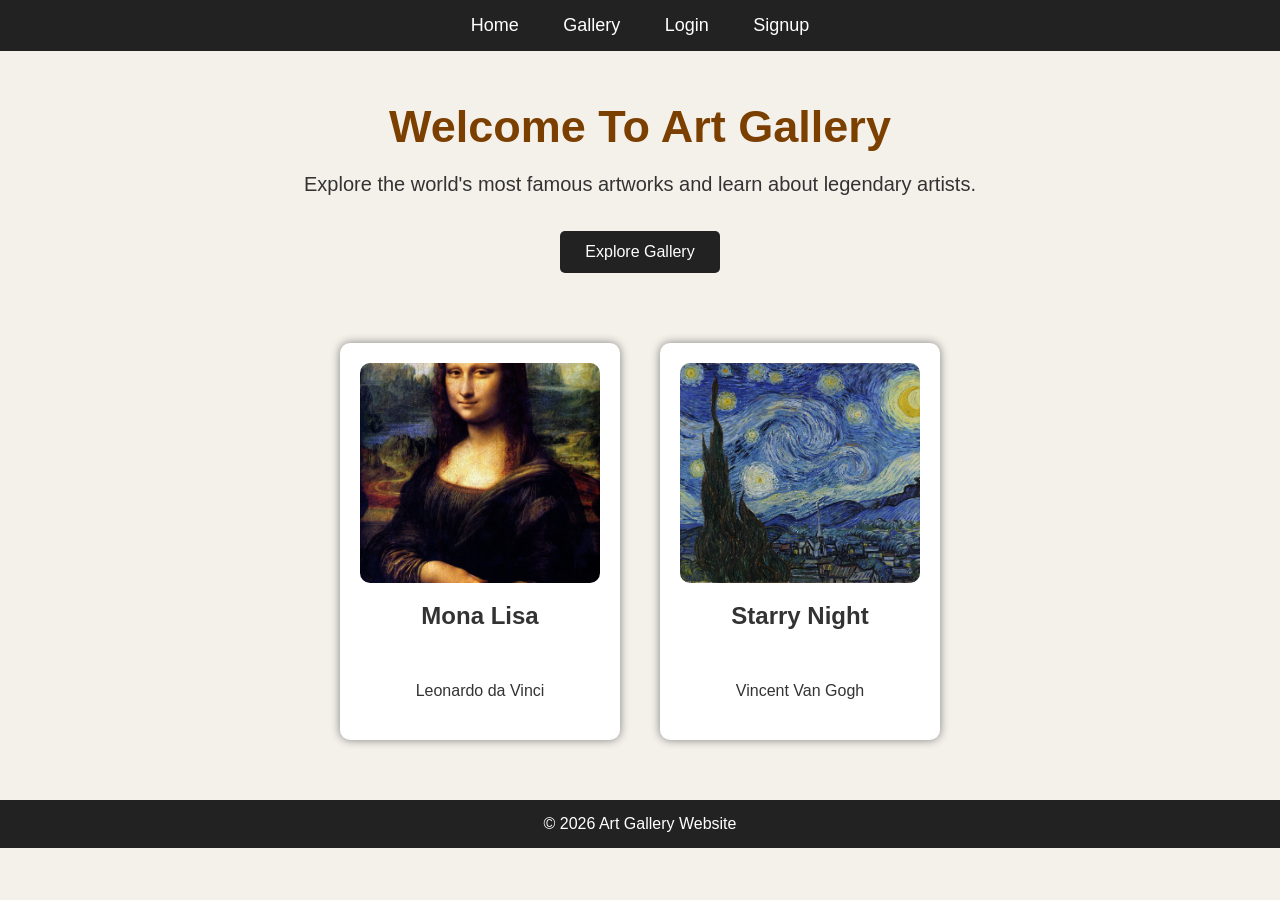
<file: index.html>
<!DOCTYPE html>
<html>

<head>

<title>Art Gallery</title>

<link rel="stylesheet" href="style.css">

</head>


<body>


<nav>

<a href="index.html">Home</a>

<a href="gallery.html">Gallery</a>

<a href="login.html">Login</a>

<a href="signup.html">Signup</a>

</nav>



<div class="hero">


<h1>Welcome To Art Gallery</h1>


<p>
Explore the world's most famous artworks and learn about legendary artists.
</p>


<a class="btn" href="gallery.html">
Explore Gallery
</a>


</div>



<div class="card-container">


<div class="card">

<img src="monalisa.jpg">

<h2>Mona Lisa</h2>

<p>
Leonardo da Vinci
</p>

</div>



<div class="card">

<img src="starry_night.jpg">

<h2>Starry Night</h2>

<p>
Vincent Van Gogh
</p>

</div>


</div>



<footer>

<p>
© 2026 Art Gallery Website
</p>

</footer>



</body>

</html>
</file>
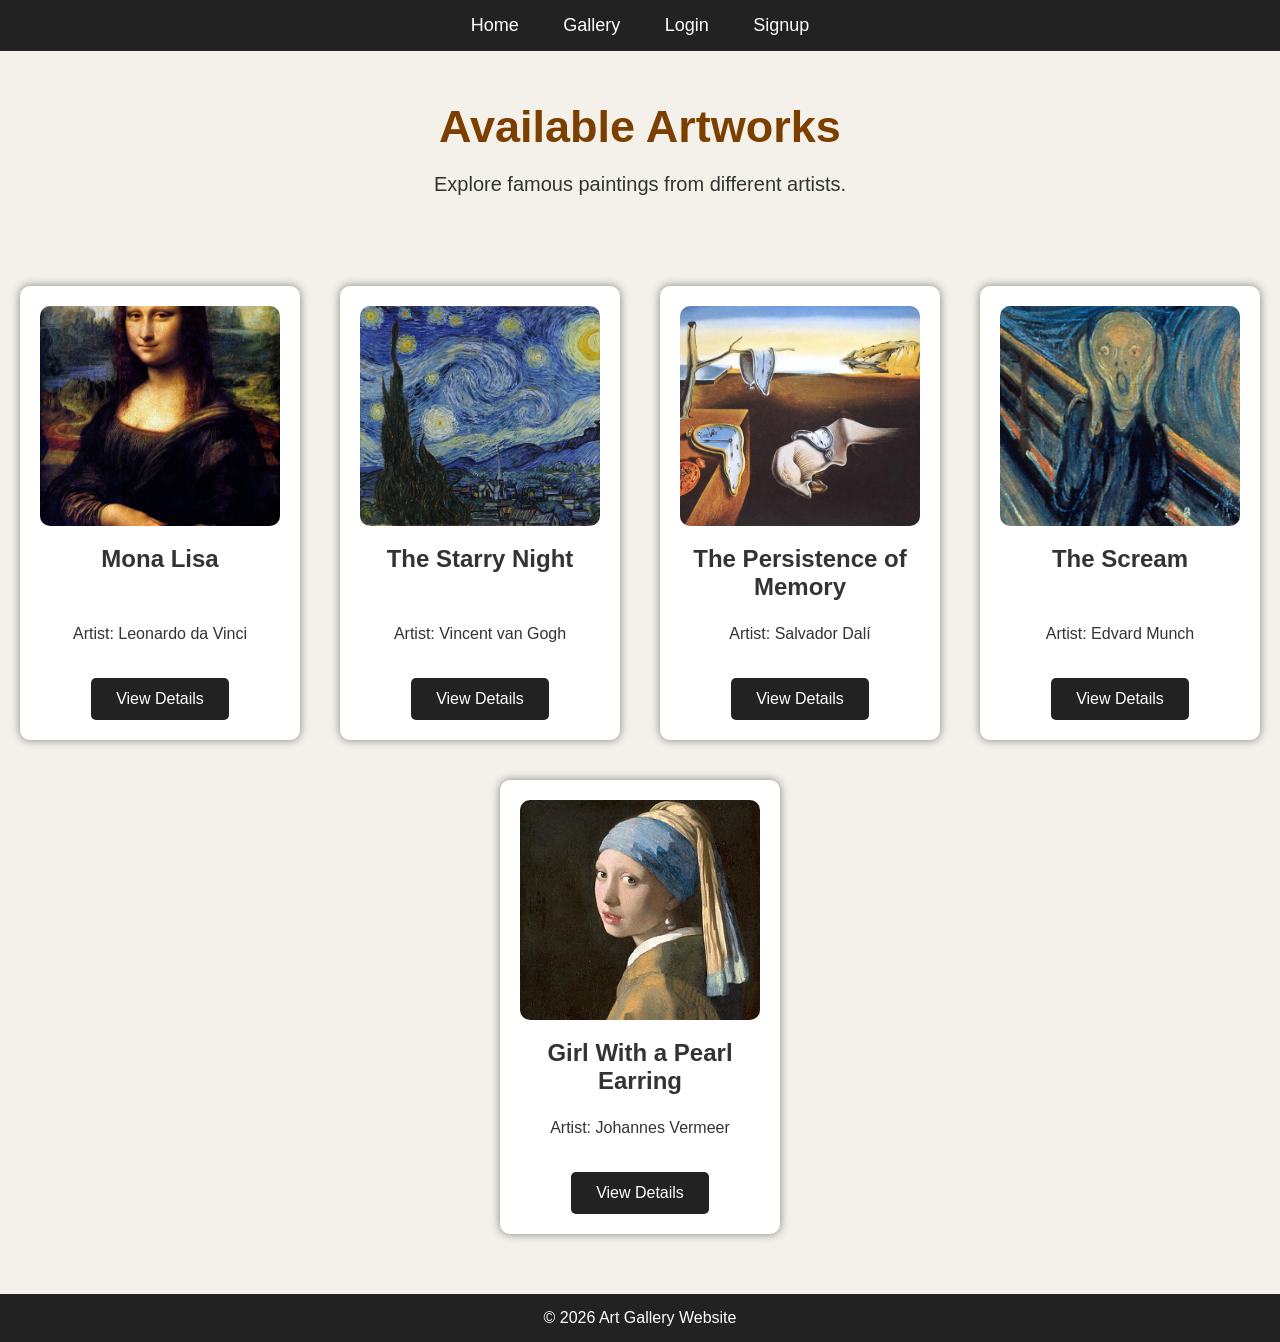
<file: gallery.html>
<!DOCTYPE html>
<html>

<head>

<title>Art Gallery</title>

<link rel="stylesheet" href="style.css">

</head>


<body>


<nav>

<a href="index.html">Home</a>

<a href="gallery.html">Gallery</a>

<a href="login.html">Login</a>

<a href="signup.html">Signup</a>

</nav>



<div class="hero">

<h1>Available Artworks</h1>

<p>
Explore famous paintings from different artists.
</p>

</div>




<div class="card-container">



<div class="card">

<img src="monalisa.jpg">

<h2>Mona Lisa</h2>

<p>
Artist: Leonardo da Vinci
</p>

<a class="btn" href="monalisa.html">
View Details
</a>

</div>





<div class="card">

<img src="starry_night.jpg">

<h2>The Starry Night</h2>

<p>
Artist: Vincent van Gogh
</p>


<a class="btn" href="starry_night.html">
View Details
</a>


</div>






<div class="card">

<img src="persistence.jpg">

<h2>The Persistence of Memory</h2>

<p>
Artist: Salvador Dalí
</p>


<a class="btn" href="persistence.html">
View Details
</a>


</div>






<div class="card">

<img src="scream.jpg">

<h2>The Scream</h2>

<p>
Artist: Edvard Munch
</p>


<a class="btn" href="scream.html">
View Details
</a>


</div>







<div class="card">

<img src="pearlgirl.jpg">

<h2>Girl With a Pearl Earring</h2>

<p>
Artist: Johannes Vermeer
</p>


<a class="btn" href="pearlgirl.html">
View Details
</a>


</div>




</div>




<footer>

<p>
© 2026 Art Gallery Website
</p>

</footer>



</body>

</html>
</file>
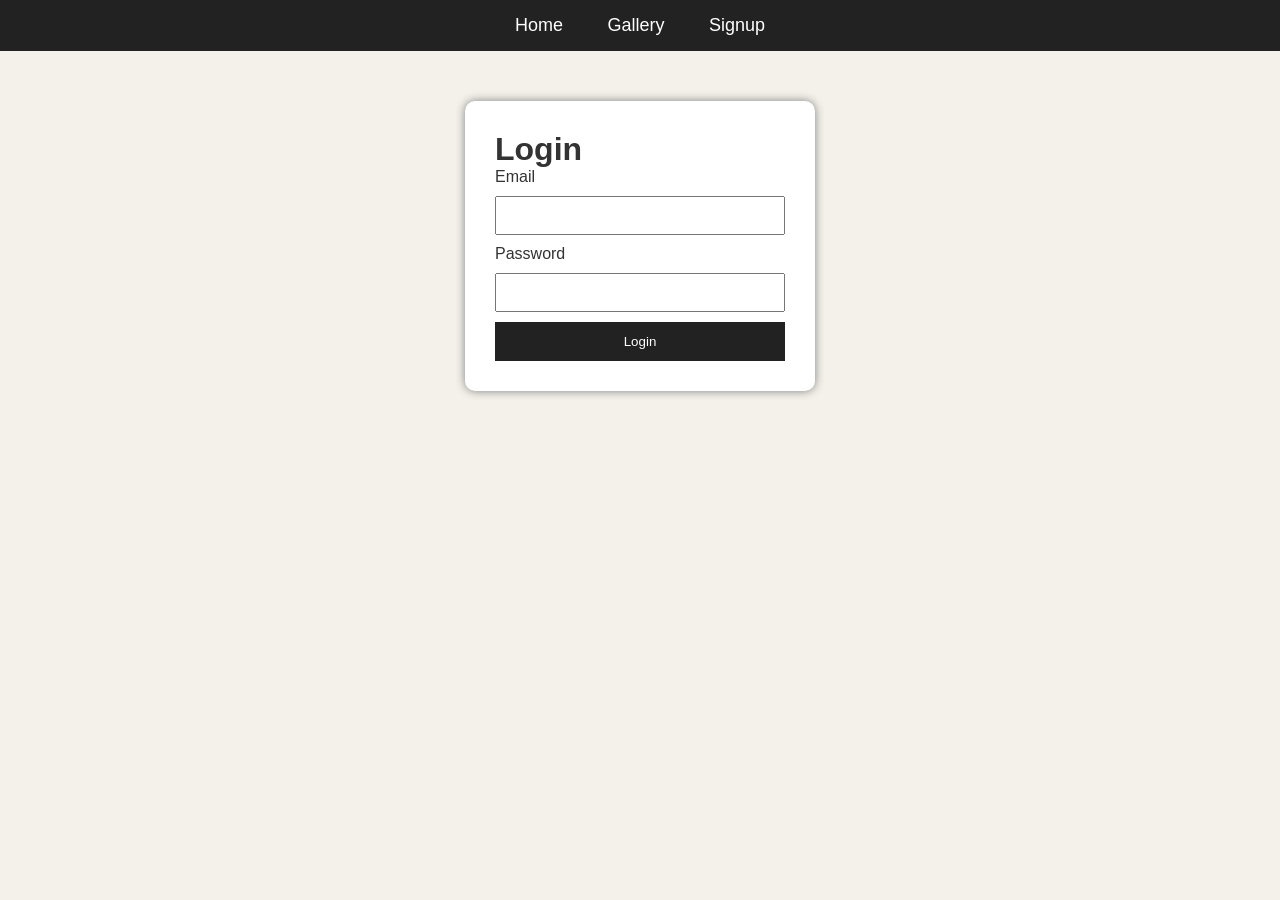
<file: login.html>
<!DOCTYPE html>
<html>

<head>

<title>Login</title>

<link rel="stylesheet" href="style.css">

</head>


<body>


<nav>

<a href="index.html">Home</a>

<a href="gallery.html">Gallery</a>

<a href="signup.html">Signup</a>

</nav>



<div class="form-box">


<h1>Login</h1>


<form>


<label>Email</label>

<input type="email">


<label>Password</label>

<input type="password">


<button>
Login
</button>


</form>


</div>



</body>

</html>
</file>
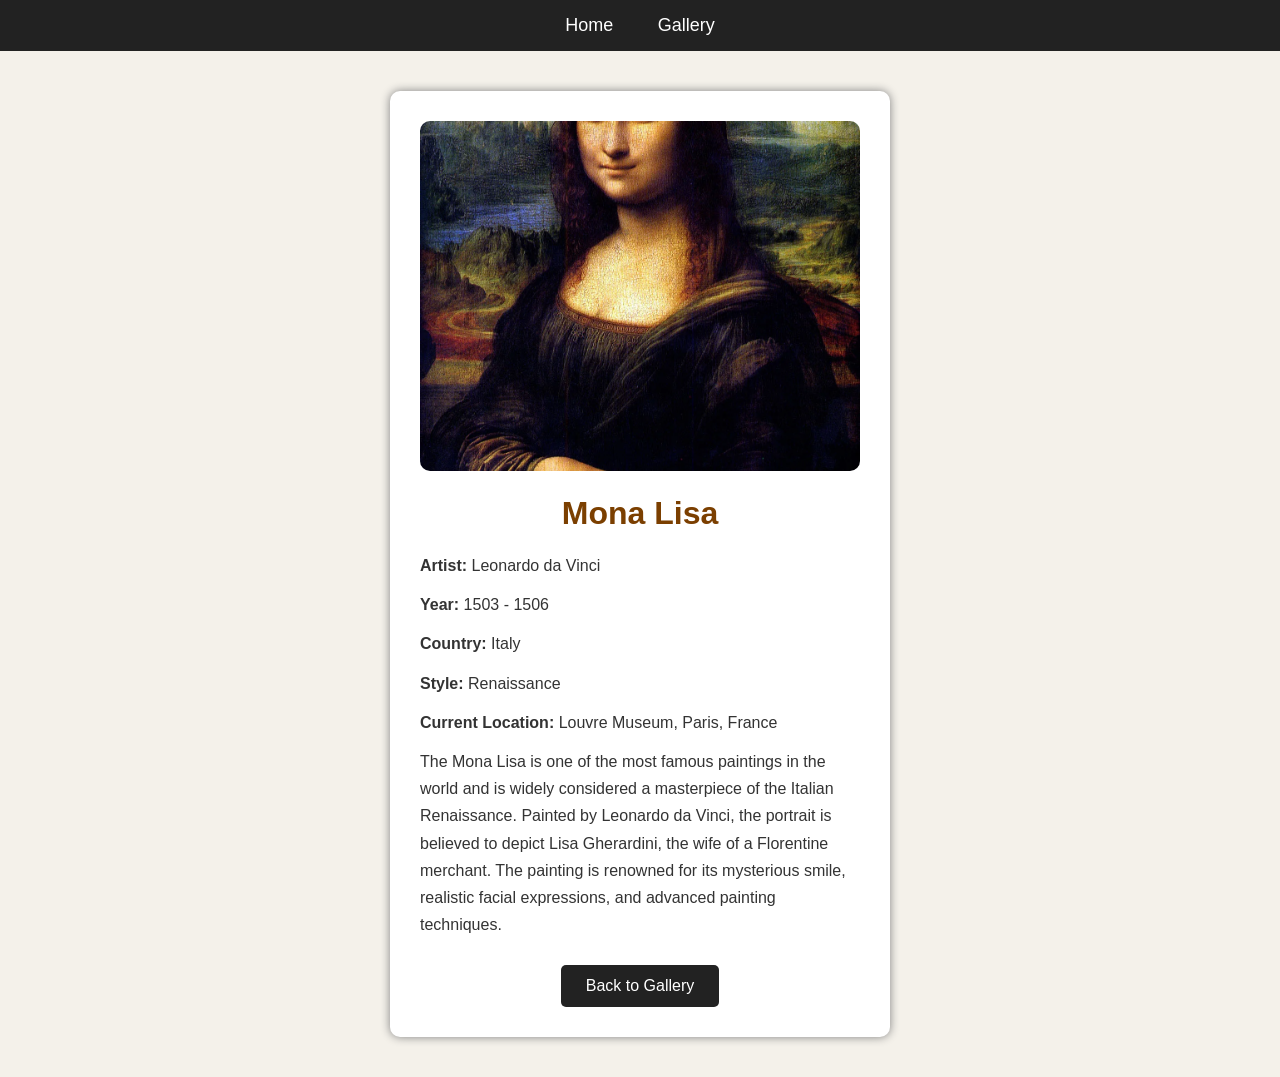
<file: monalisa.html>
<!DOCTYPE html>
<html>

<head>
    <title>Mona Lisa</title>
    <link rel="stylesheet" href="style.css">
</head>

<body>

<nav>
    <a href="index.html">Home</a>
    <a href="gallery.html">Gallery</a>
</nav>

<div class="art-card">

    <img src="monalisa.jpg">

    <h1>Mona Lisa</h1>

    <p><b>Artist:</b> Leonardo da Vinci</p>
    <p><b>Year:</b> 1503 - 1506</p>
    <p><b>Country:</b> Italy</p>
    <p><b>Style:</b> Renaissance</p>
    <p><b>Current Location:</b> Louvre Museum, Paris, France</p>

    <p>
        The Mona Lisa is one of the most famous paintings in the world and is widely
        considered a masterpiece of the Italian Renaissance. Painted by Leonardo da Vinci,
        the portrait is believed to depict Lisa Gherardini, the wife of a Florentine merchant.
        The painting is renowned for its mysterious smile, realistic facial expressions,
        and advanced painting techniques.
    </p>

    <a class="btn" href="gallery.html">Back to Gallery</a>

</div>

</body>
</html>
</file>
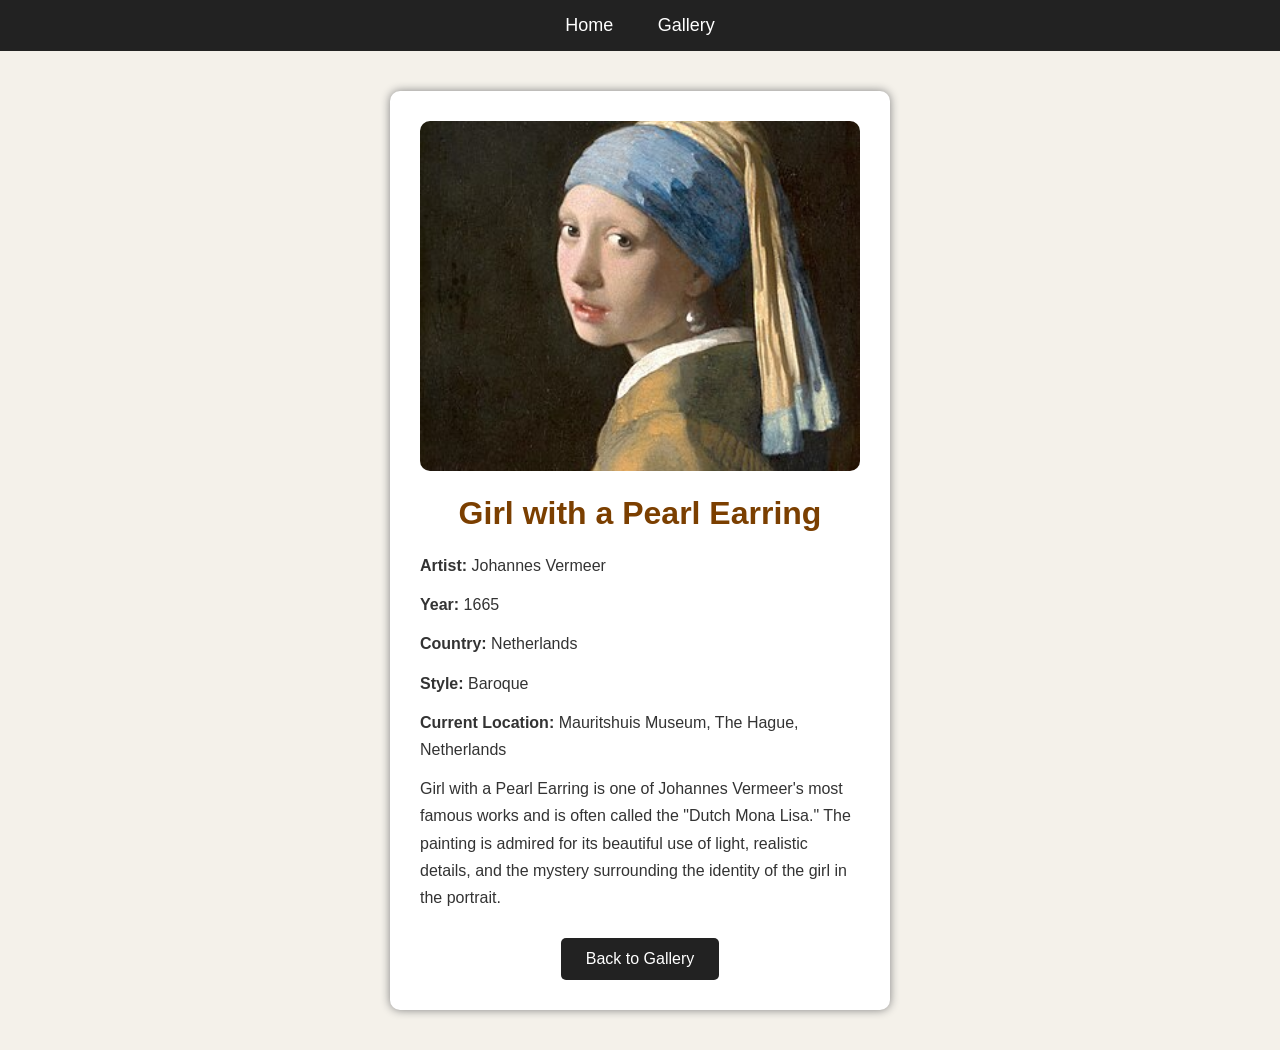
<file: pearlgirl.html>
<!DOCTYPE html>
<html>

<head>
    <title>Girl with a Pearl Earring</title>
    <link rel="stylesheet" href="style.css">
</head>

<body>

<nav>
    <a href="index.html">Home</a>
    <a href="gallery.html">Gallery</a>
</nav>

<div class="art-card">

    <img src="pearlgirl.jpg">

    <h1>Girl with a Pearl Earring</h1>

    <p><b>Artist:</b> Johannes Vermeer</p>
    <p><b>Year:</b> 1665</p>
    <p><b>Country:</b> Netherlands</p>
    <p><b>Style:</b> Baroque</p>
    <p><b>Current Location:</b> Mauritshuis Museum, The Hague, Netherlands</p>

    <p>
        Girl with a Pearl Earring is one of Johannes Vermeer's most famous works
        and is often called the "Dutch Mona Lisa." The painting is admired for its
        beautiful use of light, realistic details, and the mystery surrounding the
        identity of the girl in the portrait.
    </p>

    <a class="btn" href="gallery.html">Back to Gallery</a>

</div>

</body>
</html>
</file>
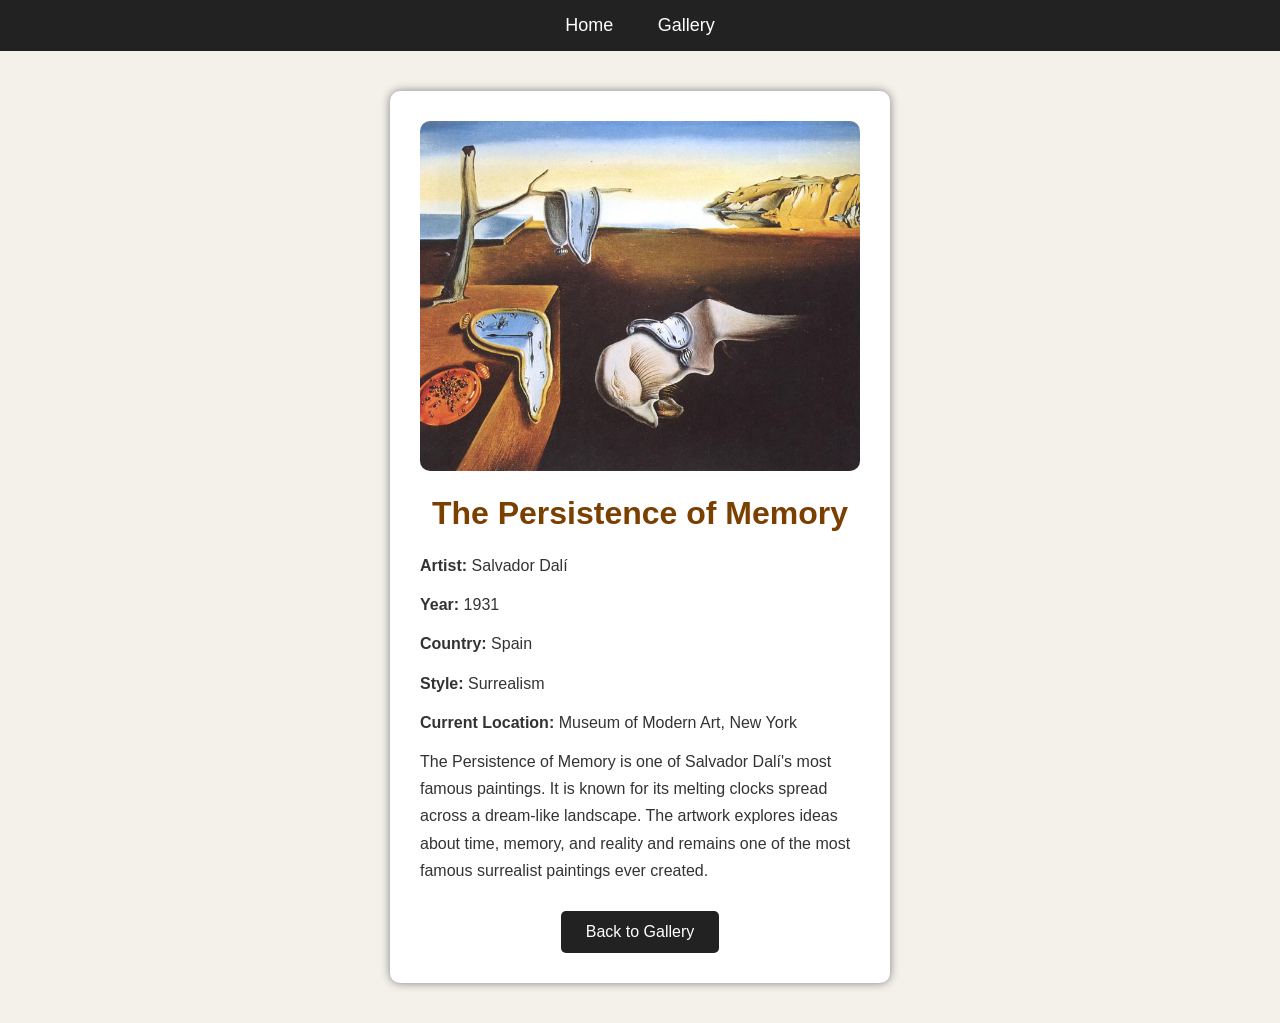
<file: persistence.html>
<!DOCTYPE html>
<html>

<head>
    <title>The Persistence of Memory</title>
    <link rel="stylesheet" href="style.css">
</head>

<body>

<nav>
    <a href="index.html">Home</a>
    <a href="gallery.html">Gallery</a>
</nav>

<div class="art-card">

    <img src="persistence.jpg">

    <h1>The Persistence of Memory</h1>

    <p><b>Artist:</b> Salvador Dalí</p>
    <p><b>Year:</b> 1931</p>
    <p><b>Country:</b> Spain</p>
    <p><b>Style:</b> Surrealism</p>
    <p><b>Current Location:</b> Museum of Modern Art, New York</p>

    <p>
        The Persistence of Memory is one of Salvador Dalí's most famous paintings.
        It is known for its melting clocks spread across a dream-like landscape.
        The artwork explores ideas about time, memory, and reality and remains one
        of the most famous surrealist paintings ever created.
    </p>

    <a class="btn" href="gallery.html">Back to Gallery</a>

</div>

</body>
</html>
</file>
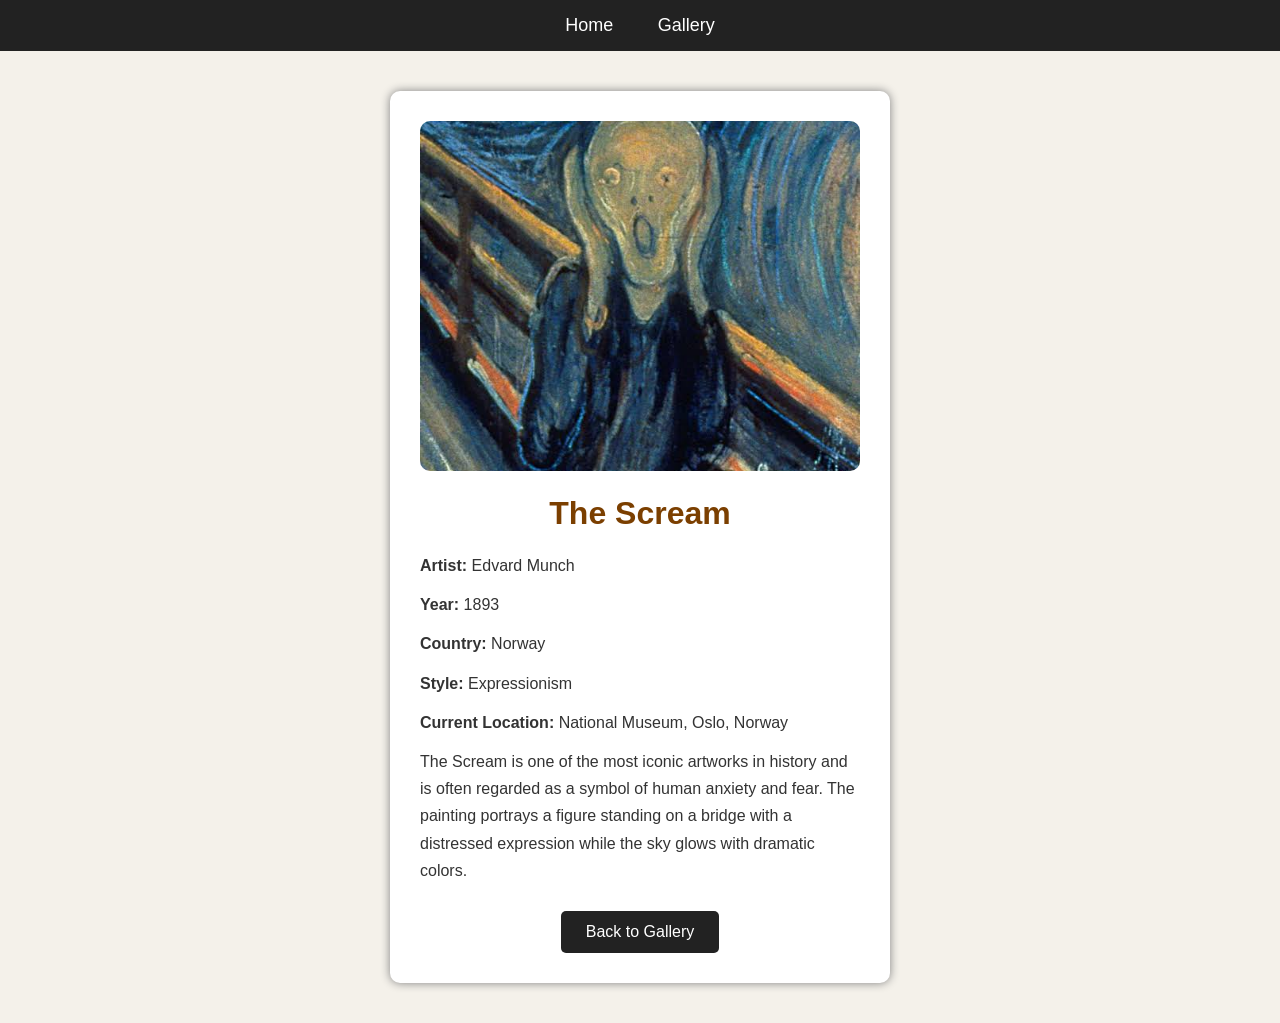
<file: scream.html>
<!DOCTYPE html>
<html>

<head>
    <title>The Scream</title>
    <link rel="stylesheet" href="style.css">
</head>

<body>

<nav>
    <a href="index.html">Home</a>
    <a href="gallery.html">Gallery</a>
</nav>

<div class="art-card">

    <img src="scream.jpg">

    <h1>The Scream</h1>

    <p><b>Artist:</b> Edvard Munch</p>
    <p><b>Year:</b> 1893</p>
    <p><b>Country:</b> Norway</p>
    <p><b>Style:</b> Expressionism</p>
    <p><b>Current Location:</b> National Museum, Oslo, Norway</p>

    <p>
        The Scream is one of the most iconic artworks in history and is often
        regarded as a symbol of human anxiety and fear. The painting portrays
        a figure standing on a bridge with a distressed expression while the
        sky glows with dramatic colors.
    </p>

    <a class="btn" href="gallery.html">Back to Gallery</a>

</div>

</body>
</html>
</file>
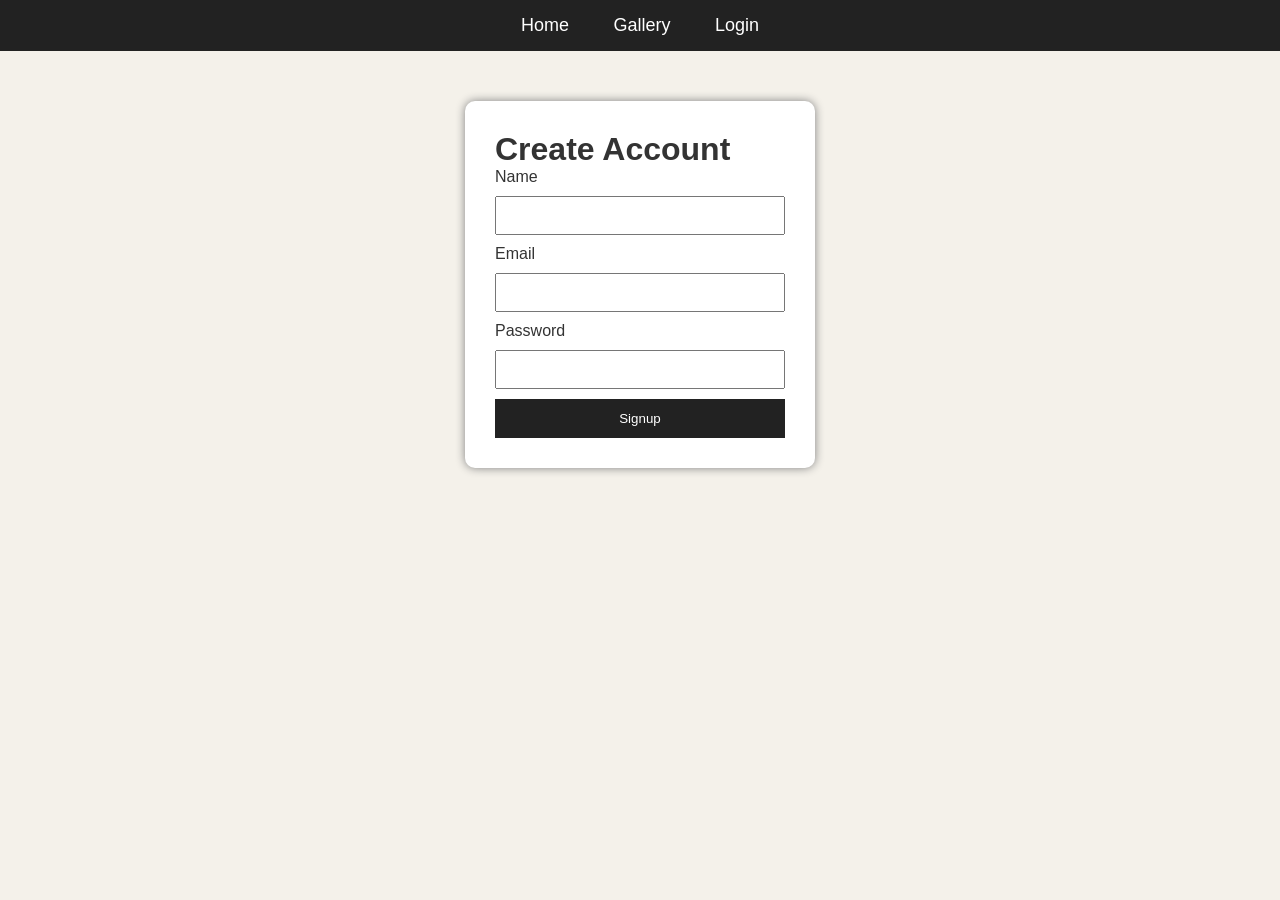
<file: signup.html>
<!DOCTYPE html>
<html>

<head>

<title>Signup</title>

<link rel="stylesheet" href="style.css">

</head>

<body>

<nav>

<a href="index.html">Home</a>

<a href="gallery.html">Gallery</a>

<a href="login.html">Login</a>

</nav>

<div class="form-box">

<h1>Create Account</h1>

<form action="gallery.html">

<label>Name</label>

<input type="text">

<label>Email</label>

<input type="email">

<label>Password</label>

<input type="password">

<button>
Signup
</button>

</form>

</div>

</body>

</html>
</file>
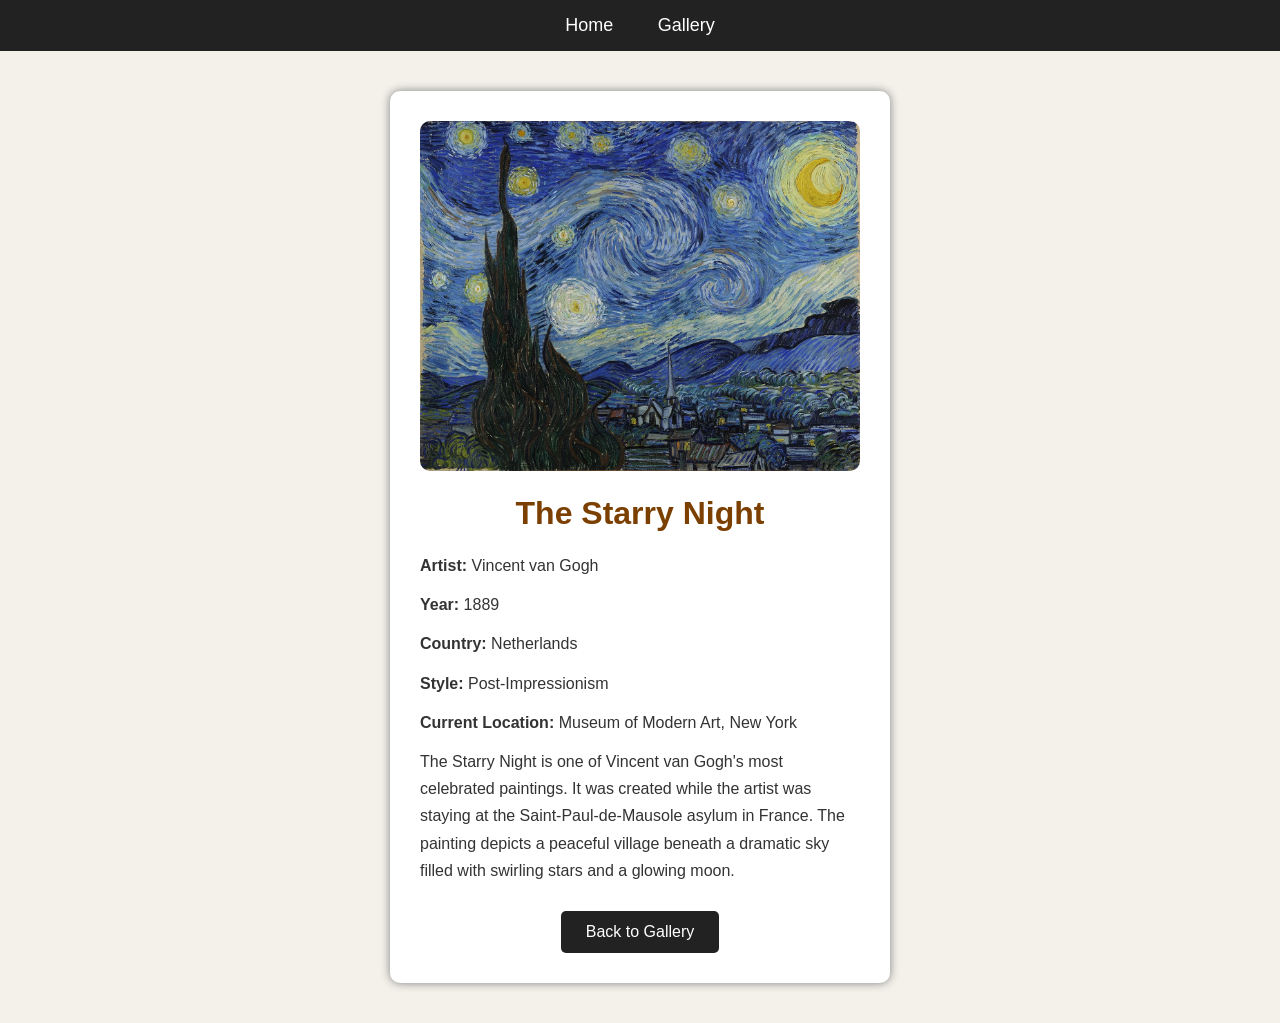
<file: starry_night.html>
<!DOCTYPE html>
<html>

<head>
    <title>The Starry Night</title>
    <link rel="stylesheet" href="style.css">
</head>

<body>

<nav>
    <a href="index.html">Home</a>
    <a href="gallery.html">Gallery</a>
</nav>

<div class="art-card">

    <img src="starry_night.jpg">

    <h1>The Starry Night</h1>

    <p><b>Artist:</b> Vincent van Gogh</p>
    <p><b>Year:</b> 1889</p>
    <p><b>Country:</b> Netherlands</p>
    <p><b>Style:</b> Post-Impressionism</p>
    <p><b>Current Location:</b> Museum of Modern Art, New York</p>

    <p>
        The Starry Night is one of Vincent van Gogh's most celebrated paintings.
        It was created while the artist was staying at the Saint-Paul-de-Mausole
        asylum in France. The painting depicts a peaceful village beneath a dramatic
        sky filled with swirling stars and a glowing moon.
    </p>

    <a class="btn" href="gallery.html">Back to Gallery</a>

</div>

</body>
</html>
</file>
<file: style.css>
*{
    margin:0;
    padding:0;
    box-sizing:border-box;
}

body{
    font-family:Arial, sans-serif;
    background:#f4f1ea;
    color:#333;
}

/* Navigation Bar */

nav{
    background:#222;
    padding:15px;
    text-align:center;
}

nav a{
    color:white;
    text-decoration:none;
    margin:20px;
    font-size:18px;
}

nav a:hover{
    color:#f5c542;
}

/* Hero Section */

.hero{
    text-align:center;
    padding:50px;
}

.hero h1{
    font-size:45px;
    color:#7b3f00;
}

.hero p{
    font-size:20px;
    margin:20px;
}

/* Buttons */

.btn{
    background:#222;
    color:white;
    padding:12px 25px;
    text-decoration:none;
    border-radius:5px;
    display:inline-block;
    margin-top:15px;
}

.btn:hover{
    background:#7b3f00;
}

/* Gallery Cards */

.card-container{
    display:flex;
    justify-content:center;
    flex-wrap:wrap;
}

.card{
    background:white;
    width:280px;
    margin:20px;
    padding:20px;
    text-align:center;
    border-radius:10px;
    box-shadow:0px 0px 10px gray;
    transition:0.3s;
}

.card:hover{
    transform:scale(1.05);
}

.card img{
    width:100%;
    height:220px;
    object-fit:cover;
    border-radius:10px;
}

.card h2{
    margin:15px 0 10px 0;
    min-height:70px;
}

.card p{
    margin-bottom:20px;
}

/* Artwork Detail Cards */

.art-card{
    background:white;
    width:500px;
    margin:40px auto;
    padding:30px;
    text-align:center;
    border-radius:10px;
    box-shadow:0px 0px 10px gray;
}

.art-card img{
    width:100%;
    height:350px;
    object-fit:cover;
    border-radius:10px;
}

.art-card h1{
    color:#7b3f00;
    margin:20px 0;
}

.art-card p{
    margin:12px 0;
    line-height:1.7;
    text-align:left;
}

/* Forms */

.form-box{
    width:350px;
    background:white;
    margin:50px auto;
    padding:30px;
    border-radius:10px;
    box-shadow:0px 0px 10px gray;
}

input{
    width:100%;
    padding:10px;
    margin:10px 0;
}

button{
    width:100%;
    padding:12px;
    background:#222;
    color:white;
    border:none;
    cursor:pointer;
}

button:hover{
    background:#7b3f00;
}

/* Footer */

footer{
    background:#222;
    color:white;
    text-align:center;
    padding:15px;
    margin-top:40px;
}
</file>
